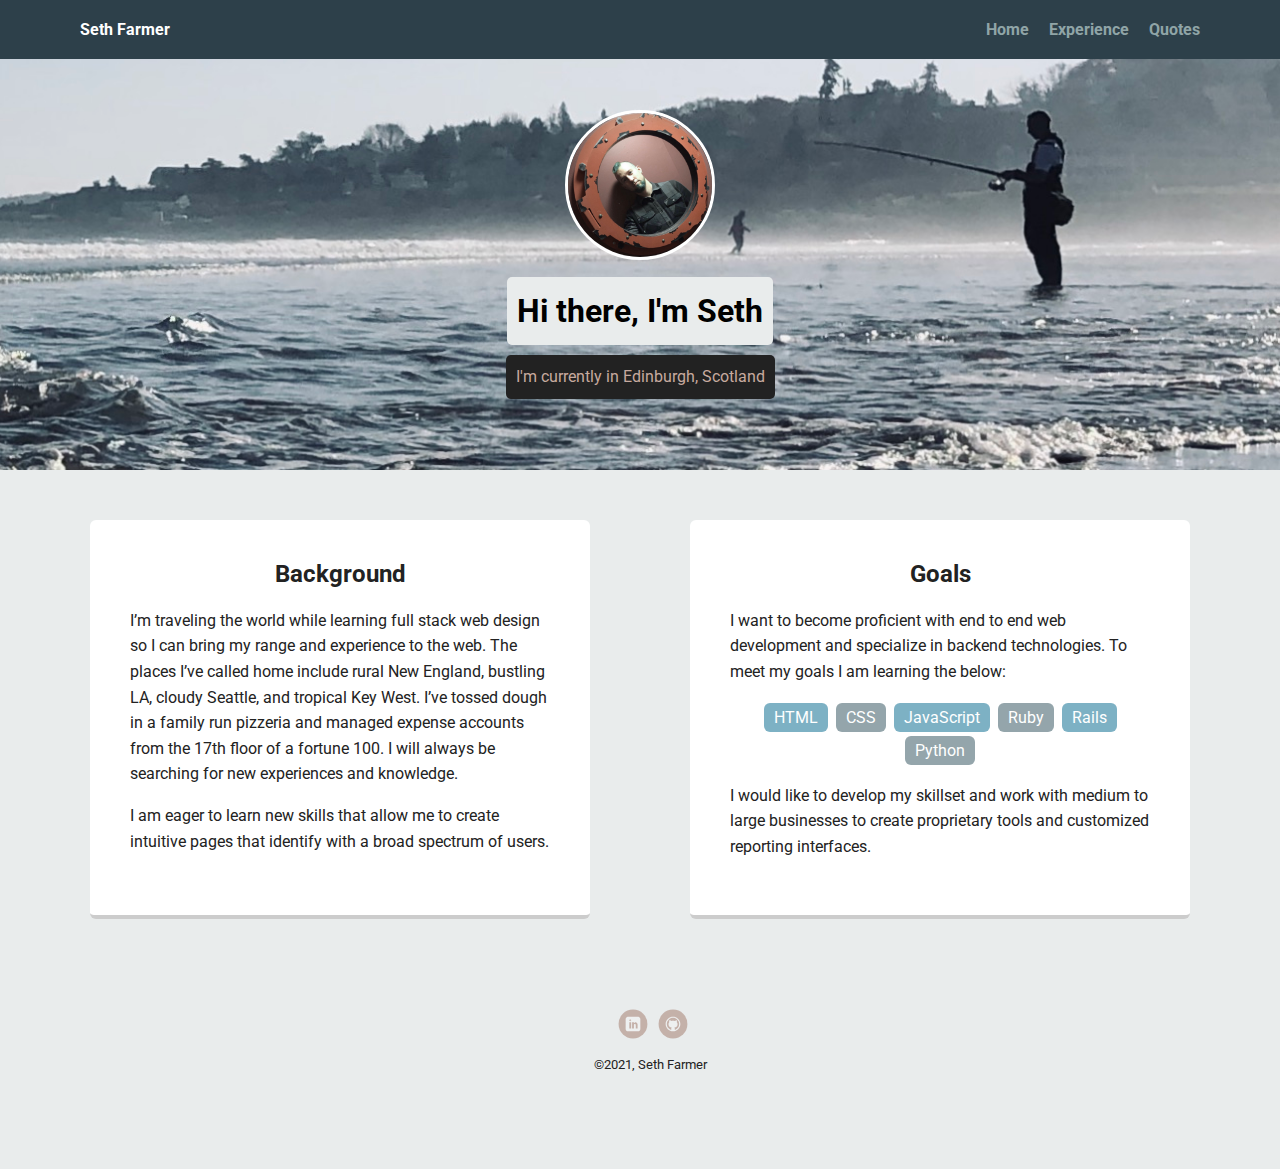
<file: index.html>
<!doctype html>
<html lang="en">
<head>
  <meta charset="utf-8">
  <title>Seth Farmer's Profile</title>
  <meta name="viewport" content="width=device-width, initial-scale=1.0">
  <link rel="stylesheet" href="styles.css">
  <link href="https://fonts.googleapis.com/css?family=Muli%7CRoboto:400,300,500,700,900" rel="stylesheet"></head>
  <body>

      <nav class="main-nav">
        <ul class="nav">
           <li class="name">Seth Farmer</li>
           <li><a href="index.html">Home</a></li>
           <li><a href="experience.html">Experience</a></li>
           <li><a href="quotes.html">Quotes</a></li>
        </ul>
      </nav>

    <header>
      <img src="images/headerprofile.jpeg" alt="Photo of Seth Farmer" class="profile-image">
      <h1 class="tag name">Hi there, I'm Seth</h1>
      <p class="tag location">I'm currently in Edinburgh, Scotland</p>
    </header>

    <main class="flex">
      <section class="card">
        <h2 class="card-title">Background</h2>
        <p>I’m traveling the world while learning full stack web design so I can bring my range and experience to the web. The places I’ve called home include rural New England, bustling LA, cloudy Seattle, and tropical Key West. I’ve tossed dough in a family run pizzeria and managed expense accounts from the 17th floor of a fortune 100. I will always be searching for new experiences and knowledge.</p>
        <p>I am eager to learn new skills that allow me to create intuitive pages that identify with a broad spectrum of users.</p>
      </section> 

      <section class="card">
        <h2 class="card-title">Goals</h2>
        <p>I want to become proficient with end to end web development and specialize in backend technologies. To meet my goals I am learning the below:</p>
        <ul class="skills">
          <li>HTML</li>
          <li>CSS</li>
          <li>JavaScript</li>
          <li>Ruby</li>
          <li>Rails</li>
          <li>Python</li>
        </ul>
        <p>I would like to develop my skillset and work with medium to large businesses to create proprietary tools and customized reporting interfaces. </p>
      </section> 

    </main>
    <footer>
      <ul>
        <li><a href="https://www.linkedin.com/in/seth-farmer-a4197762/" class="social linkedin" target="_blank">LinkedIn</a></li>
        <li><a href="https://github.com/SeFarDEV" class="social github" target="_blank">Github</a></li>
      </ul>
      <p class="copyright"><small>&copy;2021, Seth Farmer</small></p>
    </footer>
  </body>
  </html>
</file>
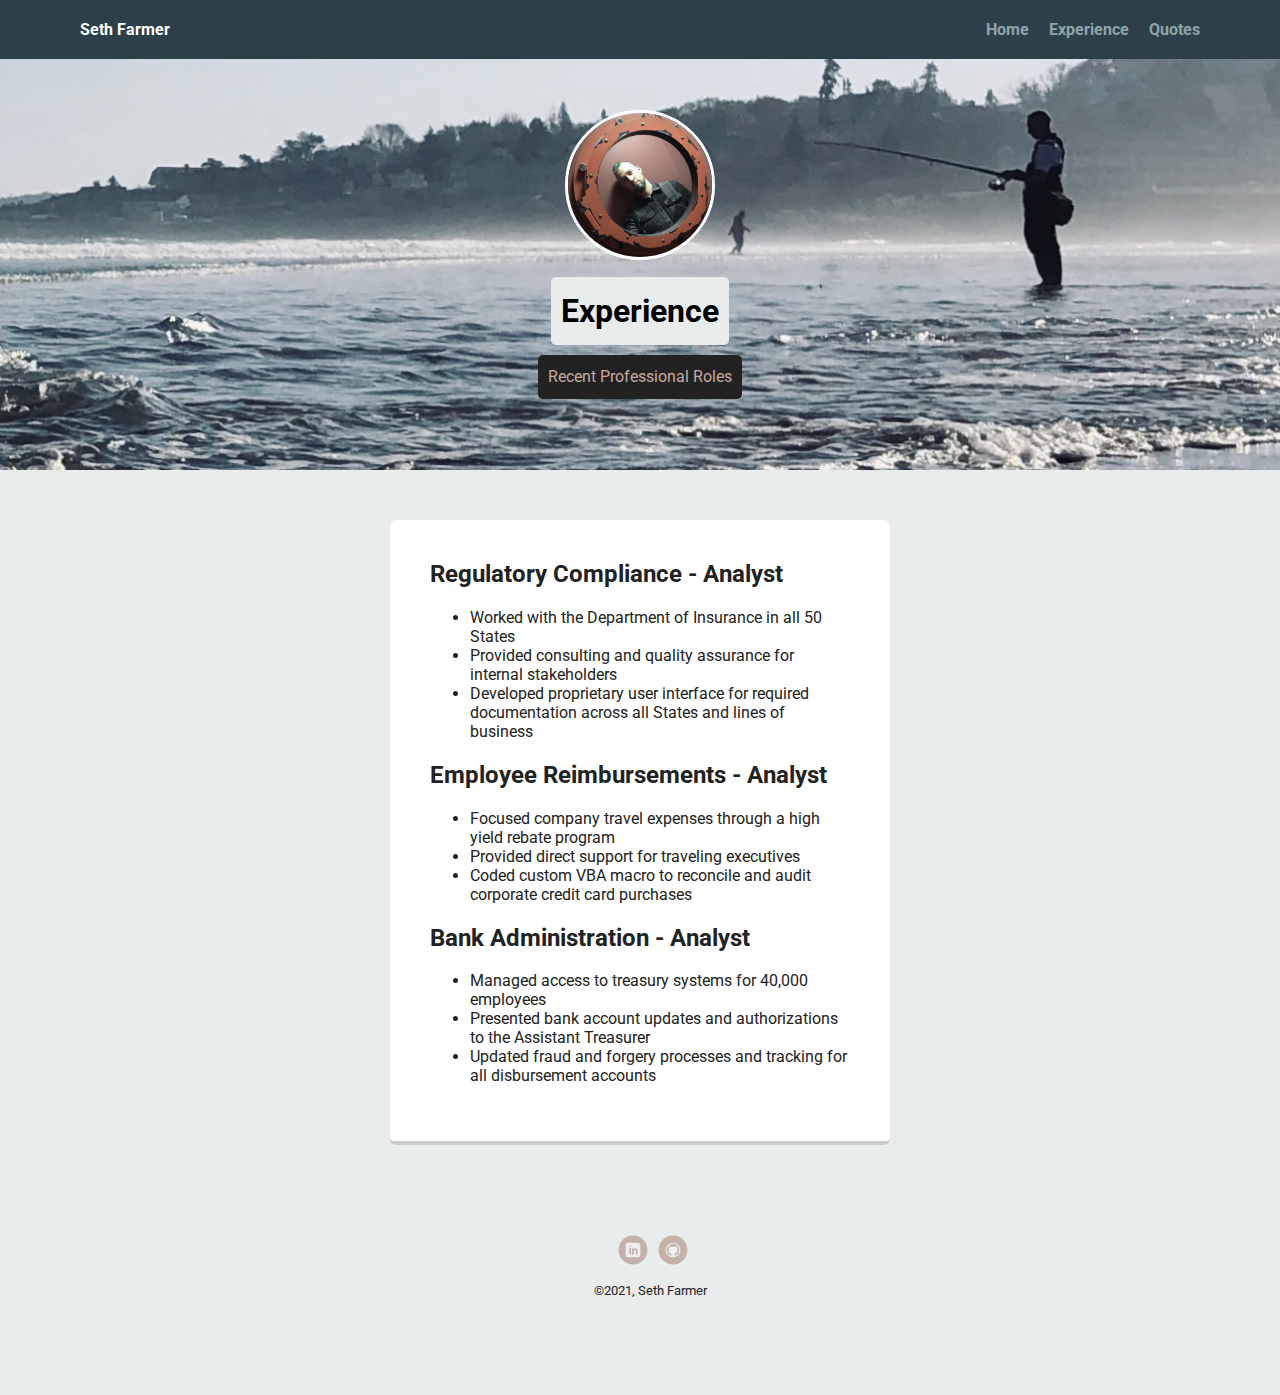
<file: experience.html>
<!doctype html>
<html lang="en">
<head>
  <meta charset="utf-8">
  <title>Seth Farmer's Experience</title>
  <meta name="viewport" content="width=device-width, initial-scale=1.0">
  <link rel="stylesheet" href="styles.css">
  <link href="https://fonts.googleapis.com/css?family=Muli%7CRoboto:400,300,500,700,900" rel="stylesheet"></head>
  <body>

        <nav class="main-nav">
          <ul class="nav">
             <li class="name">Seth Farmer</li>
             <li><a href="index.html">Home</a></li>
             <li><a href="experience.html">Experience</a></li>
             <li><a href="quotes.html">Quotes</a></li>
          </ul>
        </nav>
  
    <header>
      <img src="images/headerprofile.jpeg" alt="Photo of Seth Farmer" class="profile-image">
      <h1 class="tag name">Experience</h1>
      <p class="tag location">Recent Professional Roles</p>
    </header>

    <main class="flex">
      <section class="card">
        <h2>Regulatory Compliance - Analyst</h2>
            <ul>
              <li>Worked with the Department of Insurance in all 50 States</li>
              <li>Provided consulting and quality assurance for internal stakeholders</li>
              <li>Developed proprietary user interface for required documentation across all States and lines of business</li>
            </ul>
        <h2>Employee Reimbursements - Analyst</h2>
            <ul>
              <li>Focused company travel expenses through a high yield rebate program</li>
              <li>Provided direct support for traveling executives</li>
              <li>Coded custom VBA macro to reconcile and audit corporate credit card purchases</li>
            </ul>
        <h2>Bank Administration - Analyst</h2>
            <ul>
              <li>Managed access to treasury systems for 40,000 employees</li>
              <li>Presented bank account updates and authorizations to the Assistant Treasurer</li>
              <li>Updated fraud and forgery processes and tracking for all disbursement accounts</li>
            </ul>
      </section>
    </main>

    <footer>
        <ul>
          <li><a href="https://linkedin.com" class="social linkedin" target="_blank">LinkedIn</a></li>
          <li><a href="https://github.com/SeFarDEV" class="social github" target="_blank">Github</a></li>
        </ul>
        <p class="copyright"><small>&copy;2021, Seth Farmer</small></p>
      </footer>

  </body>
  </html>
</file>
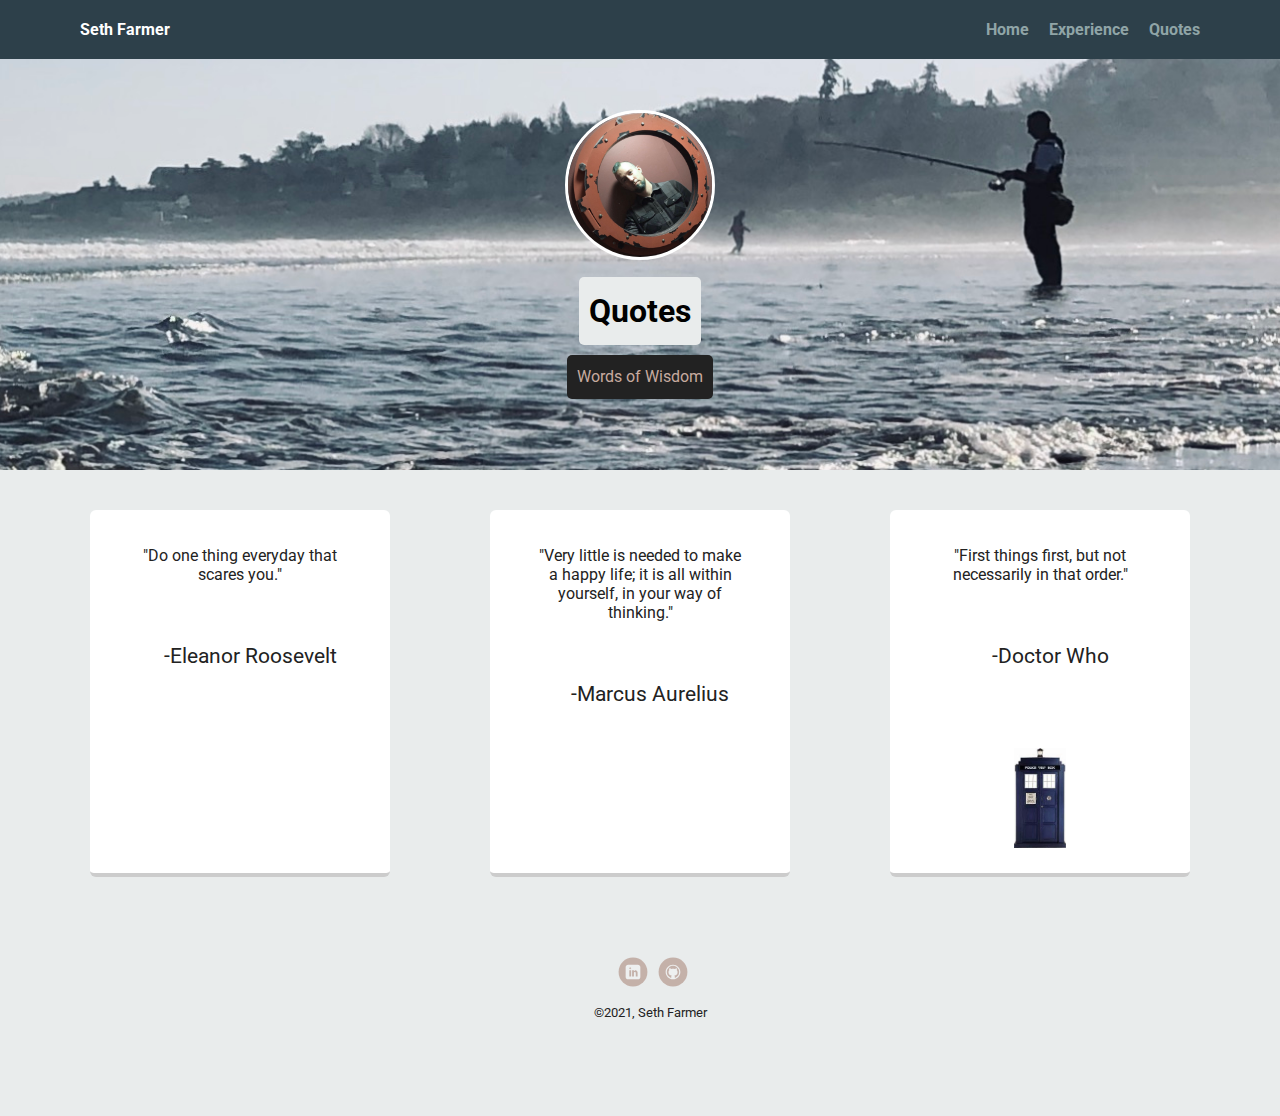
<file: quotes.html>
<!doctype html>
<html lang="en">
<head>
  <meta charset="utf-8">
  <title>Seth Farmer's Favorite Quotes</title>
  <meta name="viewport" content="width=device-width, initial-scale=1.0">
  <link rel="stylesheet" href="styles.css">
  <link href="https://fonts.googleapis.com/css?family=Muli%7CRoboto:400,300,500,700,900" rel="stylesheet"></head>
  <body>

        <nav class="main-nav">
          <ul class="nav">
             <li class="name">Seth Farmer</li>
             <li><a href="index.html">Home</a></li>
             <li><a href="experience.html">Experience</a></li>
             <li><a href="quotes.html">Quotes</a></li>
          </ul>
        </nav>
  
    <header>
      <img src="images/headerprofile.jpeg" alt="Photo of Seth Farmer" class="profile-image">
      <h1 class="tag name">Quotes</h1>
      <p class="tag location">Words of Wisdom</p>
    </header>

    <main class="flex">
      <section class="quote">
        <blockquote>"Do one thing everyday that scares you."
          <footer>&#8209;Eleanor Roosevelt</footer>
        </blockquote>
      </section>

      <section class="quote">
        <blockquote>"Very little is needed to make a happy life; it is all within yourself, in your way of thinking."
          <footer>&#8209;Marcus Aurelius</footer>
        </blockquote>
      </section>

      <section class="quote">
        <blockquote>"First things first, but not necessarily in that order."
          <footer>&#8209;Doctor Who</footer>
          <img src="images/tardis.jpeg" alt="Tardis" class="tardis">
        </blockquote>
      </section>
    </main>

    <footer>
        <ul>
          <li><a href="https://linkedin.com" class="social linkedin" target="_blank">LinkedIn</a></li>
          <li><a href="https://github.com/SeFarDEV" class="social github" target="_blank">Github</a></li>
        </ul>
        <p class="copyright"><small>&copy;2021, Seth Farmer</small></p>
      </footer>

  </body>
  </html>
</file>
<file: styles.css>
/* Global Layout Set-up */
* { 
  box-sizing: border-box;
}
  
body {
  margin: 0;
  padding: 0;
  text-align: center;
  font-family: 'Roboto', sans-serif;
  color: #222;
  background: #e9ecec;
}
/* Link Styles */

a {
  text-decoration: none;
  color: #90a5a7;
}
a:hover {
  color: #6633ff;
}

/* Section Styles */

.main-nav {
  width: 100%;
  background: #2d404a;
  min-height: 30px;
  padding: 10px;
  position: fixed;
  text-align: center;
}
.nav {
  display: flex;
  justify-content: space-around;
  font-weight: 700;
  list-style-type: none;
  margin: 0 auto;
  padding: 0;
}

.nav .name {
    display: block;
    margin-right: auto;
    color: white;
}
.nav li {
  padding: 10px 10px 10px 10px;
}
.nav a {
  transition: all .5s;
}
.nav a:hover {
  color: white
}

header {
  text-align: center;
  background: url('images/headerbackground.jpeg') no-repeat top center ;
  background-size: cover;
  overflow: hidden;
  padding-top: 60px;
}
header {
  line-height: 1.5;
}
header .profile-image {
  margin-top: 50px;
  width: 150px;
  height: 150px;
  border-radius: 50%;
  border: 3px solid white;
  transition: all .25s;
}
header .profile-image:hover {
  transform: scale(2.0) rotate(40deg);
}
.tag {
  background-color: #e9ecec;
  color: black;
  padding: 10px;
  border-radius: 5px;
  display: table;
  margin: 10px auto;
} 
.location {
  background-color: #222;
  color: #c7aa9f;
}
.card {
  margin: 30px;
  padding: 20px 40px 40px;
  max-width: 500px;
  text-align: left;
  background: #fff;
  border-bottom: 4px solid #ccc;
  border-radius: 6px;
  transition: all .5s;
}
.card:hover {
  border-color: #8f5a47;
  transform: scale(1.025);
}

.card-title {
  text-align: center;
}

.quote {
  margin: 20px;
  padding: 20px 5px 5px;
  max-width: 300px;
  text-align: center;
  background: #fff;
  border-bottom: 4px solid #ccc;
  border-radius: 6px;
  transition: all .5s;
}

.quote:hover {
  border-color: #8f5a47;
  transform: scale(1.025);
}

ul.skills {
  padding: 0;
  text-align: center;
}

.skills li {
  border-radius: 6px;
  display: inline-block;
  background: #94a5ab;
  color: white;
  padding: 5px 10px;
  margin: 2px;
}

.skills li:nth-child(odd) {
  background: #7db1c4;
}

footer {
  width: 100%;
  min-height: 30px;
  padding: 20px 0 40px 20px;
}

footer .copyright {
  top: -8px;
  font-size: .75em;
}

footer ul {
  list-style-type: none;
  margin: 0;
  padding: 0;
}

footer ul li {
  display: inline-block;
}

.tardis {
  width: 100px;
  height: 100px;
  object-fit: contain;
}

a.social {
  display: inline-block;
  text-indent: -9999px;
  margin-left: 5px;
  width: 30px;
  height: 30px;
  background-size: 30px 30px;
  opacity: .4;
  transition: all .5s;
}
a.twitter {
  background-image: url(images/twitter.svg);
}
a.linkedin {
  background-image: url(images/linkedin.svg);
}
a.github {
  background-image: url(images/github.svg);
}
a.social:hover {
  opacity: 1;
}
.clearfix {
  clear: both;
}

/* Styles for larger screens */
@media screen and (min-width: 720px) {
  
  .flex {
      display: -ms-flexbox;      /* TWEENER - IE 10 */
      display: flex; 
      max-width: 1200px;
      -ms-flex-pack: distribute;
      justify-content: space-around;
      margin: 0 auto;
  }

  header {
    min-height: 470px;
  }

  .nav {
    max-width: 1200px;
    padding: 0 30px;
  }


  main {
    padding-top: 20px;
  }

  main p {
    line-height: 1.6em;
  }

  footer {
    font-size: 1.3em;
    max-width: 1200px;
    margin: 40px auto;
  }

}
</file>
